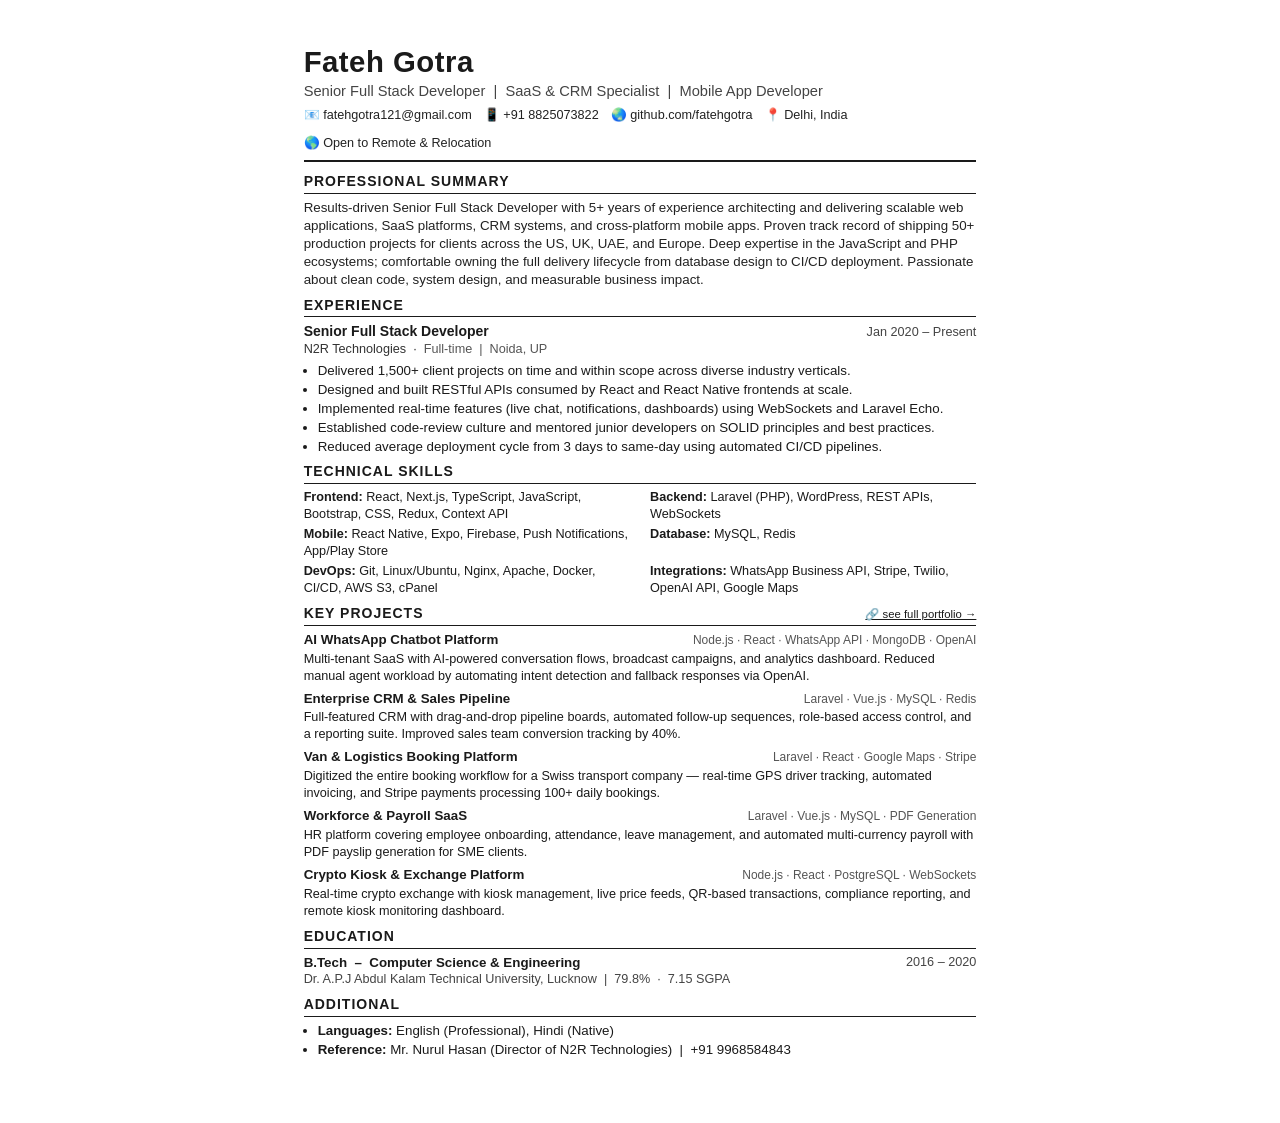
<file: resume-source.html>
<!DOCTYPE html>
<html lang="en">
<head>
<meta charset="UTF-8">
<meta name="viewport" content="width=device-width, initial-scale=1.0">
<title>Fateh Gotra – Senior Full Stack Developer</title>
<style>
  * { margin: 0; padding: 0; box-sizing: border-box; }
  body {
    font-family: 'Arial', sans-serif;
    font-size: 10.5pt;
    color: #1a1a1a;
    line-height: 1.34;
    background: #fff;
  }
  .page {
    width: 210mm;
    min-height: 297mm;
    margin: 0 auto;
    padding: 11mm 16mm 10mm 16mm;
  }

  /* HEADER */
  .header { border-bottom: 2px solid #1a1a1a; padding-bottom: 8px; margin-bottom: 10px; }
  .name { font-size: 22pt; font-weight: 700; letter-spacing: 0.5px; }
  .title { font-size: 11pt; color: #444; margin-top: 1px; }
  .contact-row {
    display: flex;
    flex-wrap: wrap;
    gap: 12px;
    margin-top: 5px;
    font-size: 9.5pt;
    color: #222;
  }
  .contact-row span { display: flex; align-items: center; gap: 4px; }

  /* SECTION */
  .section { margin-bottom: 7px; }
  .section-title {
    font-size: 10.5pt;
    font-weight: 700;
    text-transform: uppercase;
    letter-spacing: 1px;
    border-bottom: 1px solid #1a1a1a;
    padding-bottom: 2px;
    margin-bottom: 5px;
  }

  /* SUMMARY */
  .summary p { font-size: 10pt; color: #222; }

  /* EXPERIENCE */
  .job { margin-bottom: 6px; }
  .job-header { display: flex; justify-content: space-between; align-items: baseline; }
  .job-title { font-weight: 700; font-size: 10.5pt; }
  .job-period { font-size: 9.5pt; color: #444; white-space: nowrap; }
  .job-company { font-size: 9.5pt; color: #333; margin-bottom: 4px; }
  .job-company em { font-style: normal; color: #555; }
  ul { padding-left: 14px; }
  ul li { margin-bottom: 1px; font-size: 10pt; }

  /* SKILLS */
  .skills-grid { display: grid; grid-template-columns: 1fr 1fr; gap: 3px 20px; }
  .skill-row { font-size: 9.5pt; }
  .skill-cat { font-weight: 700; display: inline; }

  /* PROJECTS */
  .project { margin-bottom: 5px; }
  .project-header { display: flex; justify-content: space-between; align-items: baseline; }
  .project-name { font-weight: 700; font-size: 10pt; }
  .project-tech { font-size: 9pt; color: #555; }
  .project p { font-size: 9.5pt; margin-top: 2px; }

  /* EDUCATION / EXTRAS */
  .edu-row { display: flex; justify-content: space-between; }
  .edu-title { font-weight: 700; font-size: 10pt; }
  .edu-year { font-size: 9.5pt; color: #444; }
  .edu-sub { font-size: 9.5pt; color: #444; }

  @page { size: A4; margin: 0; }
  @media print {
    body { -webkit-print-color-adjust: exact; print-color-adjust: exact; }
    .page { padding: 7mm 16mm 7mm 16mm; min-height: auto; }
  }
</style>
</head>
<body>
<div class="page">

  <!-- HEADER -->
  <div class="header">
    <div class="name">Fateh Gotra</div>
    <div class="title">Senior Full Stack Developer &nbsp;|&nbsp; SaaS &amp; CRM Specialist &nbsp;|&nbsp; Mobile App Developer</div>
    <div class="contact-row">
      <span>&#128231; fatehgotra121@gmail.com</span>
      <span>&#128241; +91 8825073822</span>
      <span>&#127759; github.com/fatehgotra</span>
      <span>&#128205; Delhi, India</span>
      <span>&#127758; Open to Remote &amp; Relocation</span>
    </div>
  </div>

  <!-- SUMMARY -->
  <div class="section summary">
    <div class="section-title">Professional Summary</div>
    <p>
      Results-driven Senior Full Stack Developer with 5+ years of experience architecting and delivering scalable web applications,
      SaaS platforms, CRM systems, and cross-platform mobile apps. Proven track record of shipping 50+ production projects
      for clients across the US, UK, UAE, and Europe. Deep expertise in the JavaScript and PHP ecosystems; comfortable
      owning the full delivery lifecycle from database design to CI/CD deployment. Passionate about clean code, system
      design, and measurable business impact.
    </p>
  </div>

  <!-- EXPERIENCE -->
  <div class="section">
    <div class="section-title">Experience</div>

    <div class="job">
      <div class="job-header">
        <span class="job-title">Senior Full Stack Developer</span>
        <span class="job-period">Jan 2020 – Present</span>
      </div>
      <div class="job-company">N2R Technologies &nbsp;·&nbsp; <em>Full-time &nbsp;|&nbsp; Noida, UP</em></div>
      <ul>
        <li>Delivered 1,500+ client projects on time and within scope across diverse industry verticals.</li>
        <li>Designed and built RESTful APIs consumed by React and React Native frontends at scale.</li>
        <li>Implemented real-time features (live chat, notifications, dashboards) using WebSockets and Laravel Echo.</li>
        <li>Established code-review culture and mentored junior developers on SOLID principles and best practices.</li>
        <li>Reduced average deployment cycle from 3 days to same-day using automated CI/CD pipelines.</li>
      </ul>
    </div>

  </div>

  <!-- SKILLS -->
  <div class="section">
    <div class="section-title">Technical Skills</div>
    <div class="skills-grid">
      <div class="skill-row"><span class="skill-cat">Frontend:</span> React, Next.js, TypeScript, JavaScript, Bootstrap, CSS, Redux, Context API</div>
      <div class="skill-row"><span class="skill-cat">Backend:</span> Laravel (PHP), WordPress, REST APIs, WebSockets</div>
      <div class="skill-row"><span class="skill-cat">Mobile:</span> React Native, Expo, Firebase, Push Notifications, App/Play Store</div>
      <div class="skill-row"><span class="skill-cat">Database:</span> MySQL, Redis</div>
      <div class="skill-row"><span class="skill-cat">DevOps:</span> Git, Linux/Ubuntu, Nginx, Apache, Docker, CI/CD, AWS S3, cPanel</div>
      <div class="skill-row"><span class="skill-cat">Integrations:</span> WhatsApp Business API, Stripe, Twilio, OpenAI API, Google Maps</div>
    </div>
  </div>

  <!-- KEY PROJECTS -->
  <div class="section">
    <div class="section-title" style="display:flex; justify-content:space-between; align-items:baseline;">
      <span>Key Projects</span>
      <a href="https://fatehgotra.github.io/" style="font-size:8.5pt; font-weight:400; text-transform:none; letter-spacing:0; color:#1a1a1a; text-decoration:underline;">&#128279; see full portfolio &#8594;</a>
    </div>

    <div class="project">
      <div class="project-header">
        <span class="project-name">AI WhatsApp Chatbot Platform</span>
        <span class="project-tech">Node.js · React · WhatsApp API · MongoDB · OpenAI</span>
      </div>
      <p>Multi-tenant SaaS with AI-powered conversation flows, broadcast campaigns, and analytics dashboard. Reduced manual agent workload by automating intent detection and fallback responses via OpenAI.</p>
    </div>

    <div class="project">
      <div class="project-header">
        <span class="project-name">Enterprise CRM &amp; Sales Pipeline</span>
        <span class="project-tech">Laravel · Vue.js · MySQL · Redis</span>
      </div>
      <p>Full-featured CRM with drag-and-drop pipeline boards, automated follow-up sequences, role-based access control, and a reporting suite. Improved sales team conversion tracking by 40%.</p>
    </div>

    <div class="project">
      <div class="project-header">
        <span class="project-name">Van &amp; Logistics Booking Platform</span>
        <span class="project-tech">Laravel · React · Google Maps · Stripe</span>
      </div>
      <p>Digitized the entire booking workflow for a Swiss transport company — real-time GPS driver tracking, automated invoicing, and Stripe payments processing 100+ daily bookings.</p>
    </div>

    <div class="project">
      <div class="project-header">
        <span class="project-name">Workforce &amp; Payroll SaaS</span>
        <span class="project-tech">Laravel · Vue.js · MySQL · PDF Generation</span>
      </div>
      <p>HR platform covering employee onboarding, attendance, leave management, and automated multi-currency payroll with PDF payslip generation for SME clients.</p>
    </div>

    <div class="project">
      <div class="project-header">
        <span class="project-name">Crypto Kiosk &amp; Exchange Platform</span>
        <span class="project-tech">Node.js · React · PostgreSQL · WebSockets</span>
      </div>
      <p>Real-time crypto exchange with kiosk management, live price feeds, QR-based transactions, compliance reporting, and remote kiosk monitoring dashboard.</p>
    </div>
  </div>

  <!-- EDUCATION -->
  <div class="section">
    <div class="section-title">Education</div>
    <div class="edu-row">
      <span class="edu-title">B.Tech &nbsp;–&nbsp; Computer Science &amp; Engineering</span>
      <span class="edu-year">2016 – 2020</span>
    </div>
    <div class="edu-sub">Dr. A.P.J Abdul Kalam Technical University, Lucknow &nbsp;|&nbsp; 79.8% &nbsp;·&nbsp; 7.15 SGPA</div>
  </div>

  <!-- ADDITIONAL -->
  <div class="section">
    <div class="section-title">Additional</div>
    <ul>
      <li><strong>Languages:</strong> English (Professional), Hindi (Native)</li>
      <li><strong>Reference:</strong> Mr. Nurul Hasan (Director of N2R Technologies) &nbsp;|&nbsp; +91 9968584843</li>
    </ul>
  </div>

</div>
</body>
</html>
</file>
